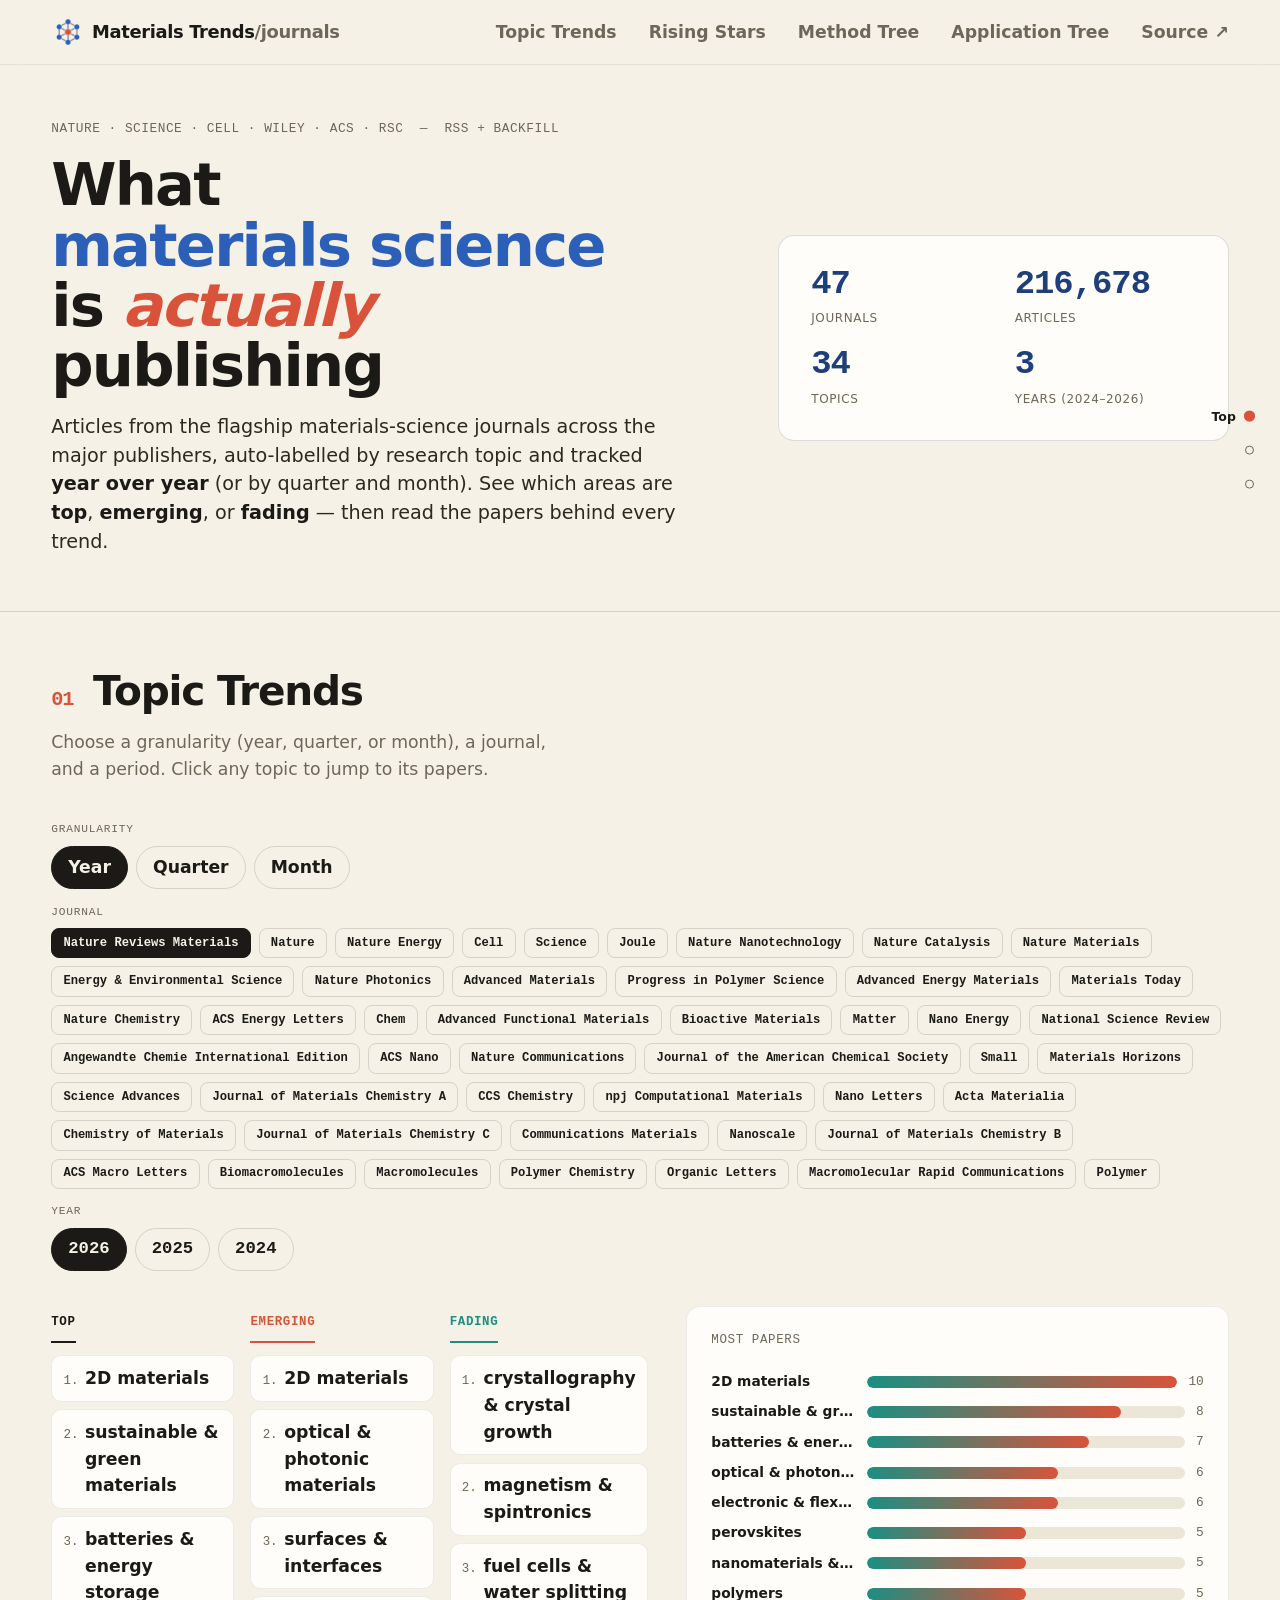
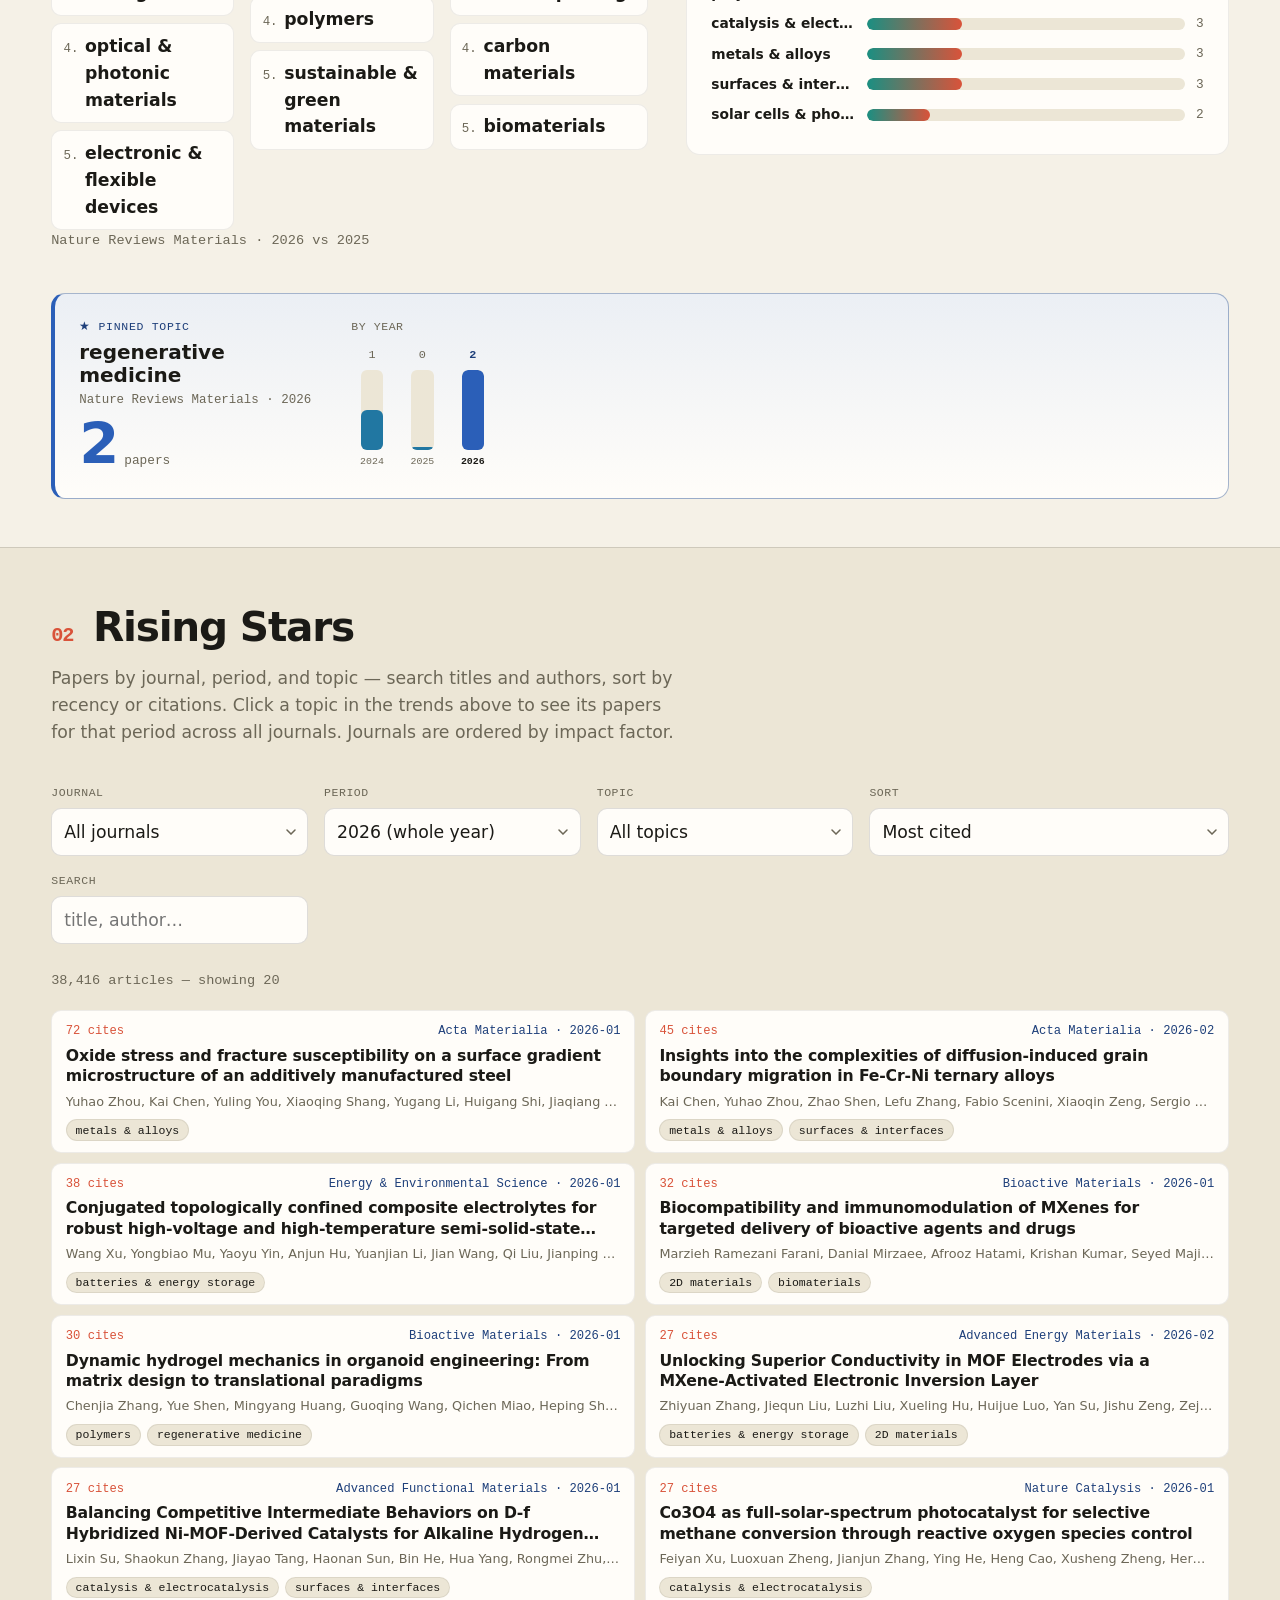
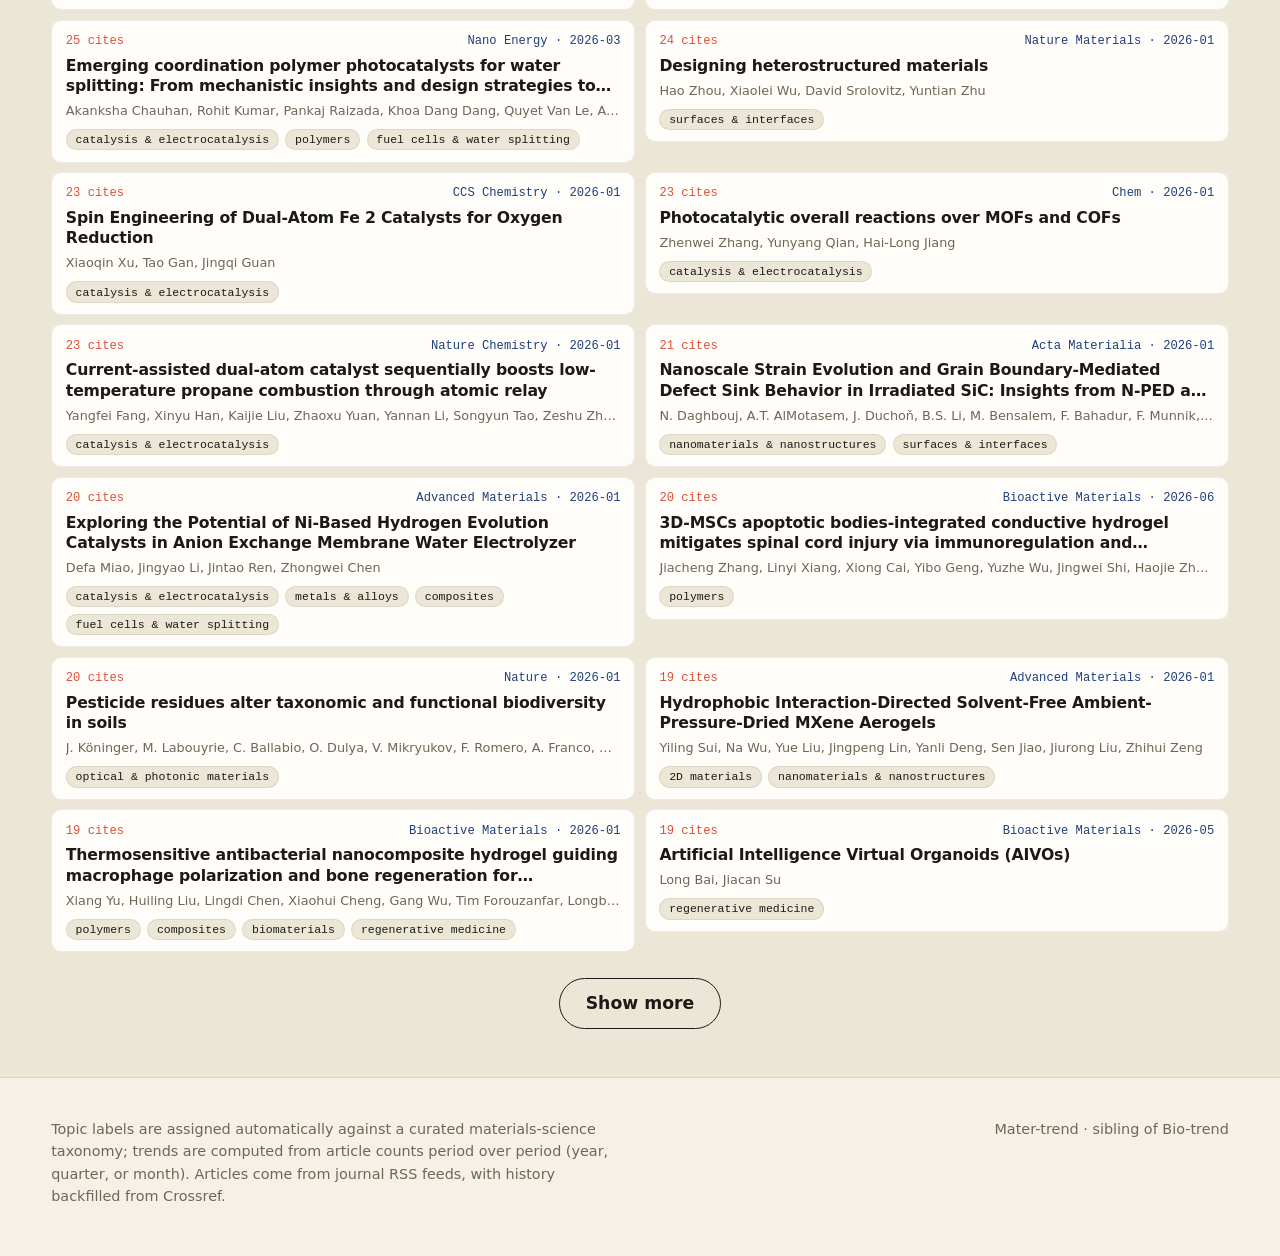
<file: docs/index.html>
<!DOCTYPE html>
<html lang="en">
<head>
  <meta charset="UTF-8" />
  <meta name="viewport" content="width=device-width, initial-scale=1.0" />
  <title>Materials Trends in Journals</title>
  <meta name="description" content="Top, emerging, and fading research topics across the flagship materials-science journals (Nature, Science, Cell Press, Wiley, ACS, RSC, Elsevier) — by year, quarter, or month, from RSS plus historical backfill." />
  <link rel="icon" type="image/png" href="favicon.png" />
  <link rel="apple-touch-icon" href="assets/logo.png" />
  <link rel="preload" href="data/manifest.json" as="fetch" crossorigin />
  <link rel="stylesheet" href="assets/style.css" />
</head>
<body>
  <header class="site-head">
    <div class="wrap site-head__inner">
      <a class="brand" href="#top">
        <img class="brand__logo" src="assets/logo.png" width="32" height="32" alt="" aria-hidden="true" />
        <span class="brand__text">Materials&nbsp;Trends<span class="brand__dim">/journals</span></span>
      </a>
      <nav class="nav" aria-label="Sections">
        <a href="#trends">Topic Trends</a>
        <a href="#browse">Rising Stars</a>
        <a href="methods.html">Method Tree</a>
        <a href="applications.html">Application Tree</a>
        <a class="nav__ext" href="https://github.com/charlesxu90/Mater-trends" rel="noopener">Source ↗</a>
      </nav>
    </div>
  </header>

  <nav class="sidenav" aria-label="Quick navigation">
    <a href="#top" data-target="top"><span class="sidenav__dot"></span><span class="sidenav__label">Top</span></a>
    <a href="#trends" data-target="trends"><span class="sidenav__dot"></span><span class="sidenav__label">Topic Trends</span></a>
    <a href="#browse" data-target="browse"><span class="sidenav__dot"></span><span class="sidenav__label">Rising Stars</span></a>
  </nav>

  <main id="top">
    <section class="hero" aria-labelledby="hero-h">
      <div class="wrap hero__inner">
        <div class="hero__text">
          <p class="eyebrow">Nature · Science · Cell · Wiley · ACS · RSC &nbsp;—&nbsp; RSS + backfill</p>
          <h1 id="hero-h" class="hero__title">
            What <span class="hero__hl">materials&nbsp;science</span><br />is <em>actually</em> publishing
          </h1>
          <p class="hero__lede">
            Articles from the flagship materials-science journals across the major
            publishers, auto-labelled by research topic and tracked <strong>year over year</strong>
            (or by quarter and month). See which areas are <strong>top</strong>,
            <strong>emerging</strong>, or <strong>fading</strong> — then read the papers
            behind every trend.
          </p>
        </div>
        <aside class="hero__panel" aria-label="Coverage at a glance">
          <div class="hero__stats" id="hero-stats" aria-live="polite"></div>
        </aside>
      </div>
    </section>

    <section class="section" id="trends" aria-labelledby="trends-h">
      <div class="wrap">
        <div class="section__head">
          <h2 id="trends-h" class="section__title"><span class="section__num">01</span> Topic Trends</h2>
          <p class="section__hint">Choose a granularity (year, quarter, or month), a journal, and a period. Click any topic to jump to its papers.</p>
        </div>
        <div class="picker" role="group" aria-label="Choose granularity, journal and period">
          <div class="picker__group">
            <span class="picker__label">Granularity</span>
            <div class="picker__row" id="bucket-pills"></div>
          </div>
          <div class="picker__group">
            <span class="picker__label">Journal</span>
            <div class="picker__row" id="group-pills"></div>
          </div>
          <div class="picker__group">
            <span class="picker__label" id="period-label">Period</span>
            <div class="picker__row picker__row--periods" id="period-pills"></div>
          </div>
        </div>
        <div id="trend-panel" class="trend-panel" aria-live="polite"></div>
        <section id="topic-highlight" class="highlight" aria-label="Pinned topic" aria-live="polite" hidden></section>
      </div>
    </section>

    <section class="section section--alt" id="browse" aria-labelledby="browse-h">
      <div class="wrap">
        <div class="section__head">
          <h2 id="browse-h" class="section__title"><span class="section__num">02</span> Rising Stars</h2>
          <p class="section__hint">Papers by journal, period, and topic — search titles and authors, sort by recency or citations. Click a topic in the trends above to see its papers for that period across all journals. Journals are ordered by impact factor.</p>
        </div>
        <form class="filters" id="filters" autocomplete="off" aria-label="Article filters">
          <label class="field">
            <span class="field__label">Journal</span>
            <select id="f-journal" class="field__input"><option value="">All journals</option></select>
          </label>
          <label class="field">
            <span class="field__label">Period</span>
            <select id="f-period" class="field__input"><option value="">All periods</option></select>
          </label>
          <label class="field">
            <span class="field__label">Topic</span>
            <select id="f-topic" class="field__input"><option value="">All topics</option></select>
          </label>
          <label class="field">
            <span class="field__label">Sort</span>
            <select id="f-sort" class="field__input">
              <option value="citations" selected>Most cited</option>
              <option value="recent">Most recent</option>
              <option value="rising">Rising (citation gain)</option>
            </select>
          </label>
          <label class="field field--grow">
            <span class="field__label">Search</span>
            <input id="f-search" class="field__input" type="search" placeholder="title, author…" />
          </label>
        </form>
        <p class="result-meta" id="result-meta" aria-live="polite"></p>
        <ol class="papers" id="papers"></ol>
        <div class="more" id="more-wrap" hidden>
          <button class="btn" id="more-btn" type="button">Show more</button>
        </div>
      </div>
    </section>
  </main>

  <footer class="site-foot">
    <div class="wrap site-foot__inner">
      <p>Topic labels are assigned automatically against a curated materials-science taxonomy; trends are computed from article counts period over period (year, quarter, or month). Articles come from journal RSS feeds, with history backfilled from Crossref.</p>
      <p class="site-foot__meta">Mater-trend · sibling of Bio-trend</p>
    </div>
  </footer>

  <script src="assets/app.js" defer></script>
</body>
</html>
</file>
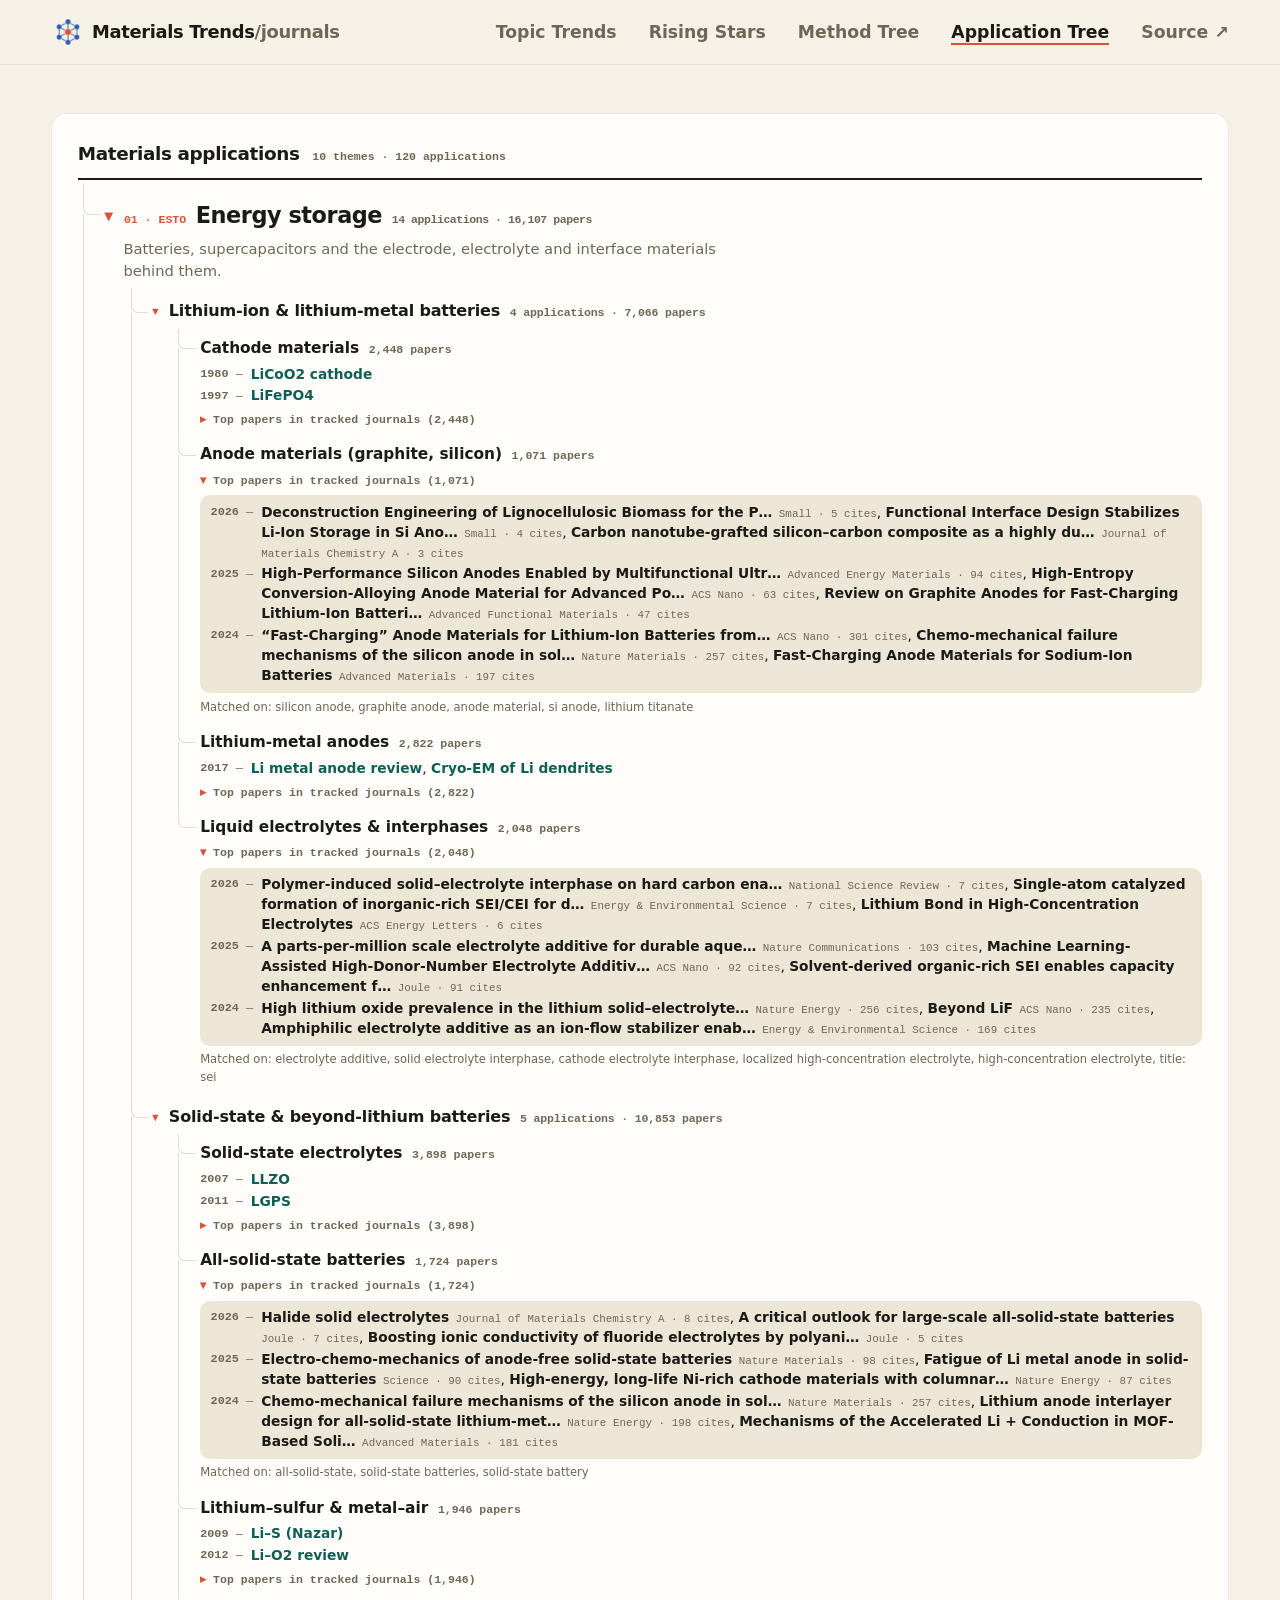
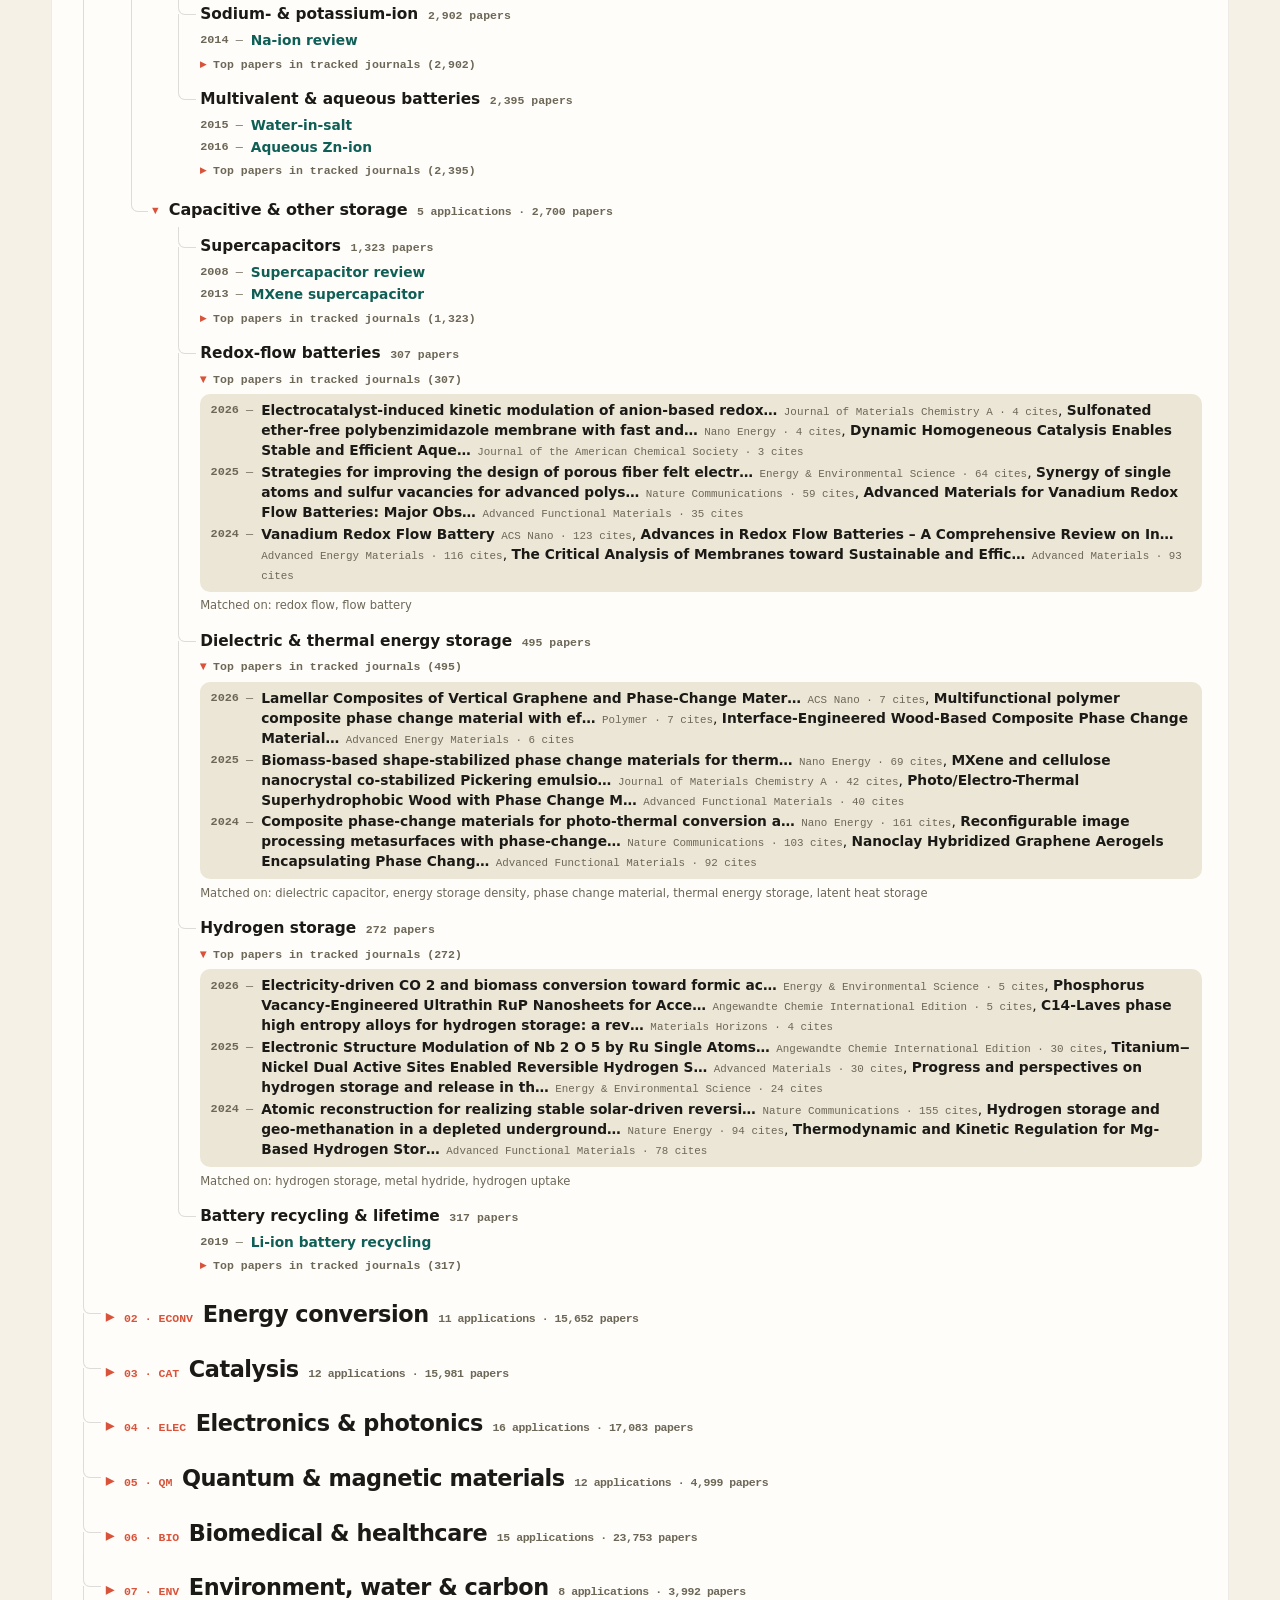
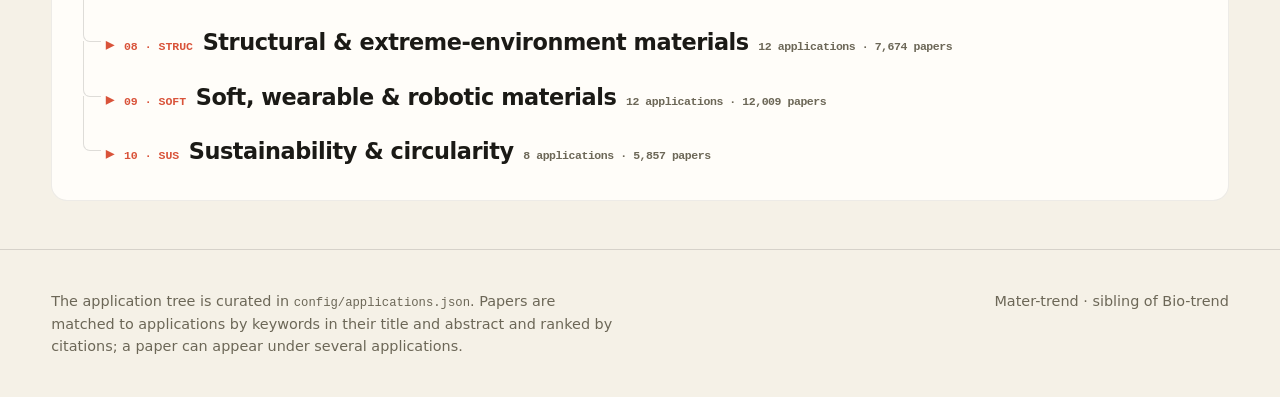
<file: docs/applications.html>
<!DOCTYPE html>
<html lang="en">
<head>
  <meta charset="UTF-8" />
  <meta name="viewport" content="width=device-width, initial-scale=1.0" />
  <title>Application Tree · Materials Trends in Journals</title>
  <meta name="description" content="A hierarchical map of what materials are for — energy storage and conversion, catalysis, electronics and photonics, quantum materials, biomedicine, environment, structural materials, soft robotics, and sustainability — with landmark papers and the top papers for each." />
  <link rel="icon" type="image/png" href="favicon.png" />
  <link rel="apple-touch-icon" href="assets/logo.png" />
  <link rel="preload" href="data/applications.json" as="fetch" crossorigin />
  <link rel="stylesheet" href="assets/style.css" />
</head>
<body data-tree="applications.json" data-root="Materials applications" data-top-unit="themes" data-leaf-unit="applications">
  <header class="site-head">
    <div class="wrap site-head__inner">
      <a class="brand" href="index.html">
        <img class="brand__logo" src="assets/logo.png" width="32" height="32" alt="" aria-hidden="true" />
        <span class="brand__text">Materials&nbsp;Trends<span class="brand__dim">/journals</span></span>
      </a>
      <nav class="nav" aria-label="Sections">
        <a href="index.html#trends">Topic Trends</a>
        <a href="index.html#browse">Rising Stars</a>
        <a href="methods.html">Method Tree</a>
        <a href="applications.html" aria-current="page">Application Tree</a>
        <a class="nav__ext" href="https://github.com/charlesxu90/Mater-trends" rel="noopener">Source ↗</a>
      </nav>
    </div>
  </header>

  <main id="top">
    <section class="section" aria-label="Application tree">
      <div class="wrap">
        <div class="tree-view" id="tree-view" aria-live="polite">
          <p class="loading">Loading application tree…</p>
        </div>
      </div>
    </section>

  </main>

  <footer class="site-foot">
    <div class="wrap site-foot__inner">
      <p>The application tree is curated in <code>config/applications.json</code>. Papers are matched to applications by keywords in their title and abstract and ranked by citations; a paper can appear under several applications.</p>
      <p class="site-foot__meta">Mater-trend · sibling of Bio-trend</p>
    </div>
  </footer>

  <script src="assets/methods.js" defer></script>
</body>
</html>
</file>
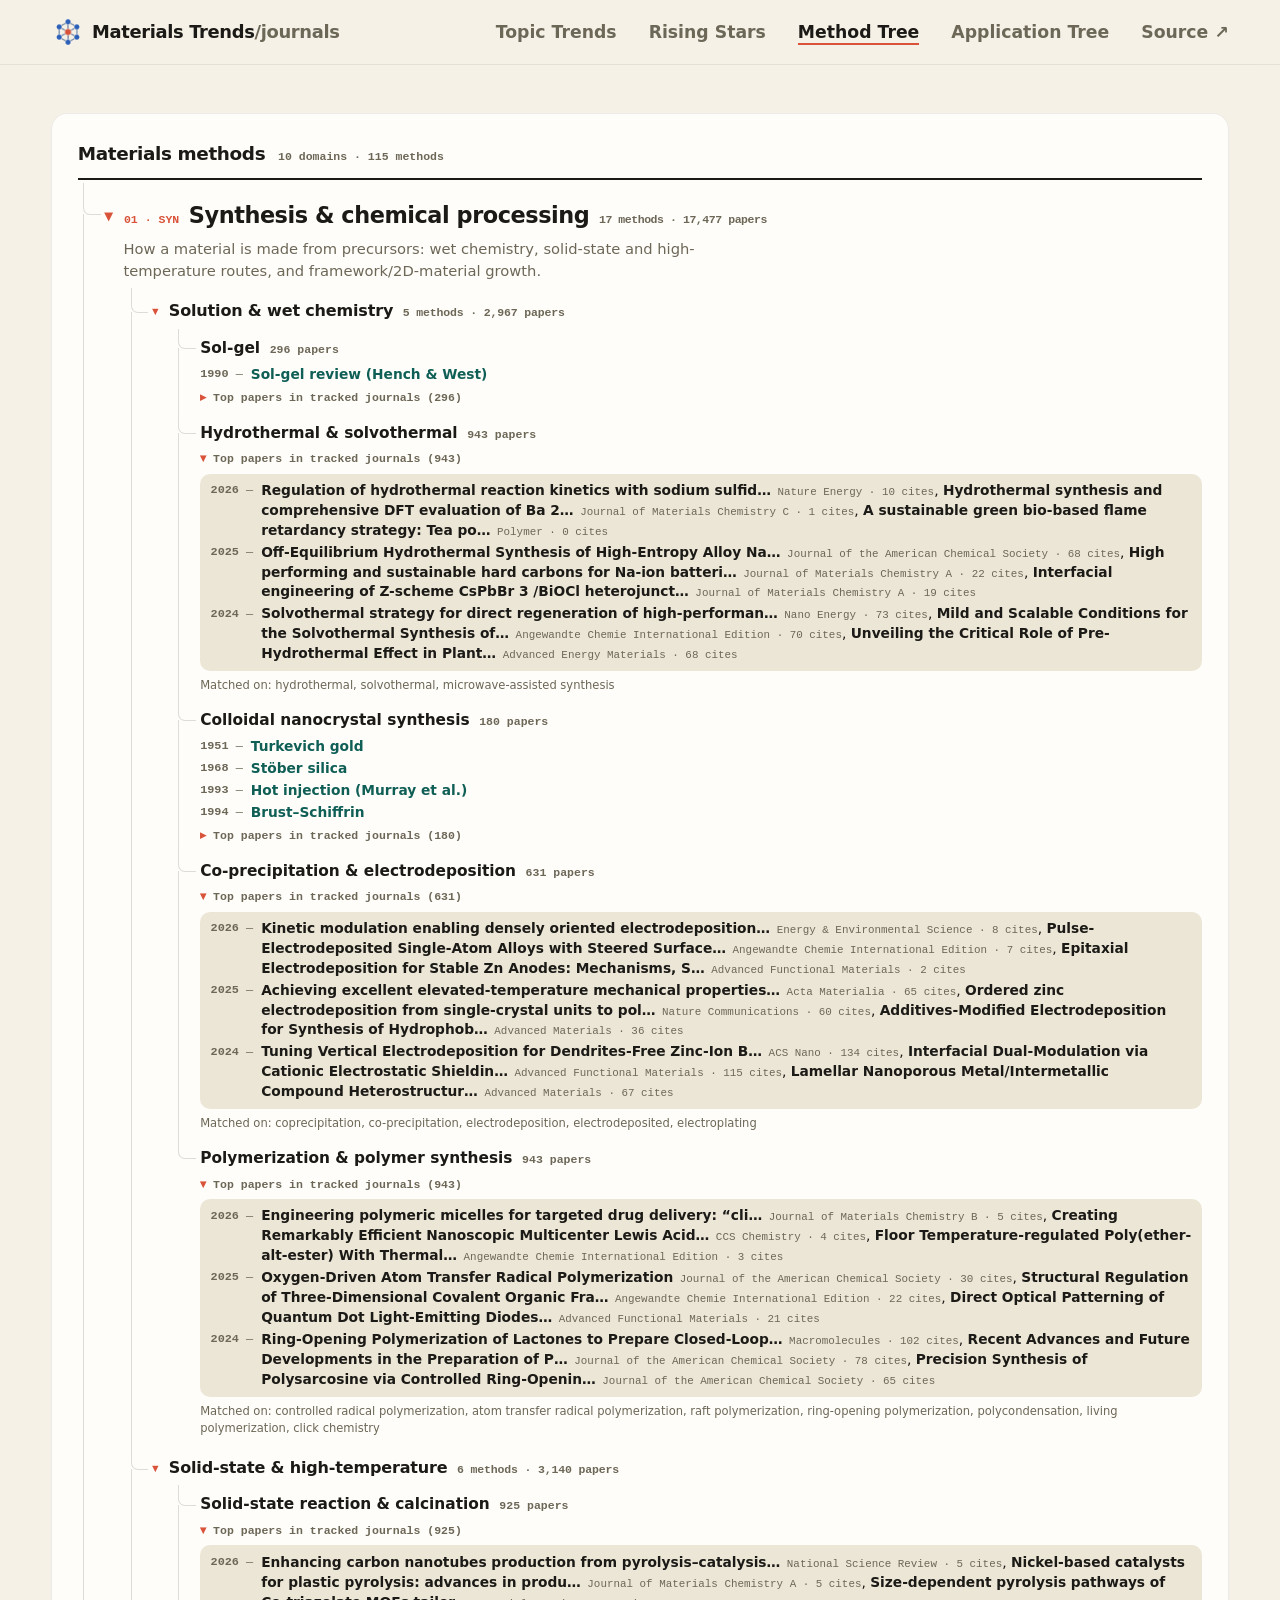
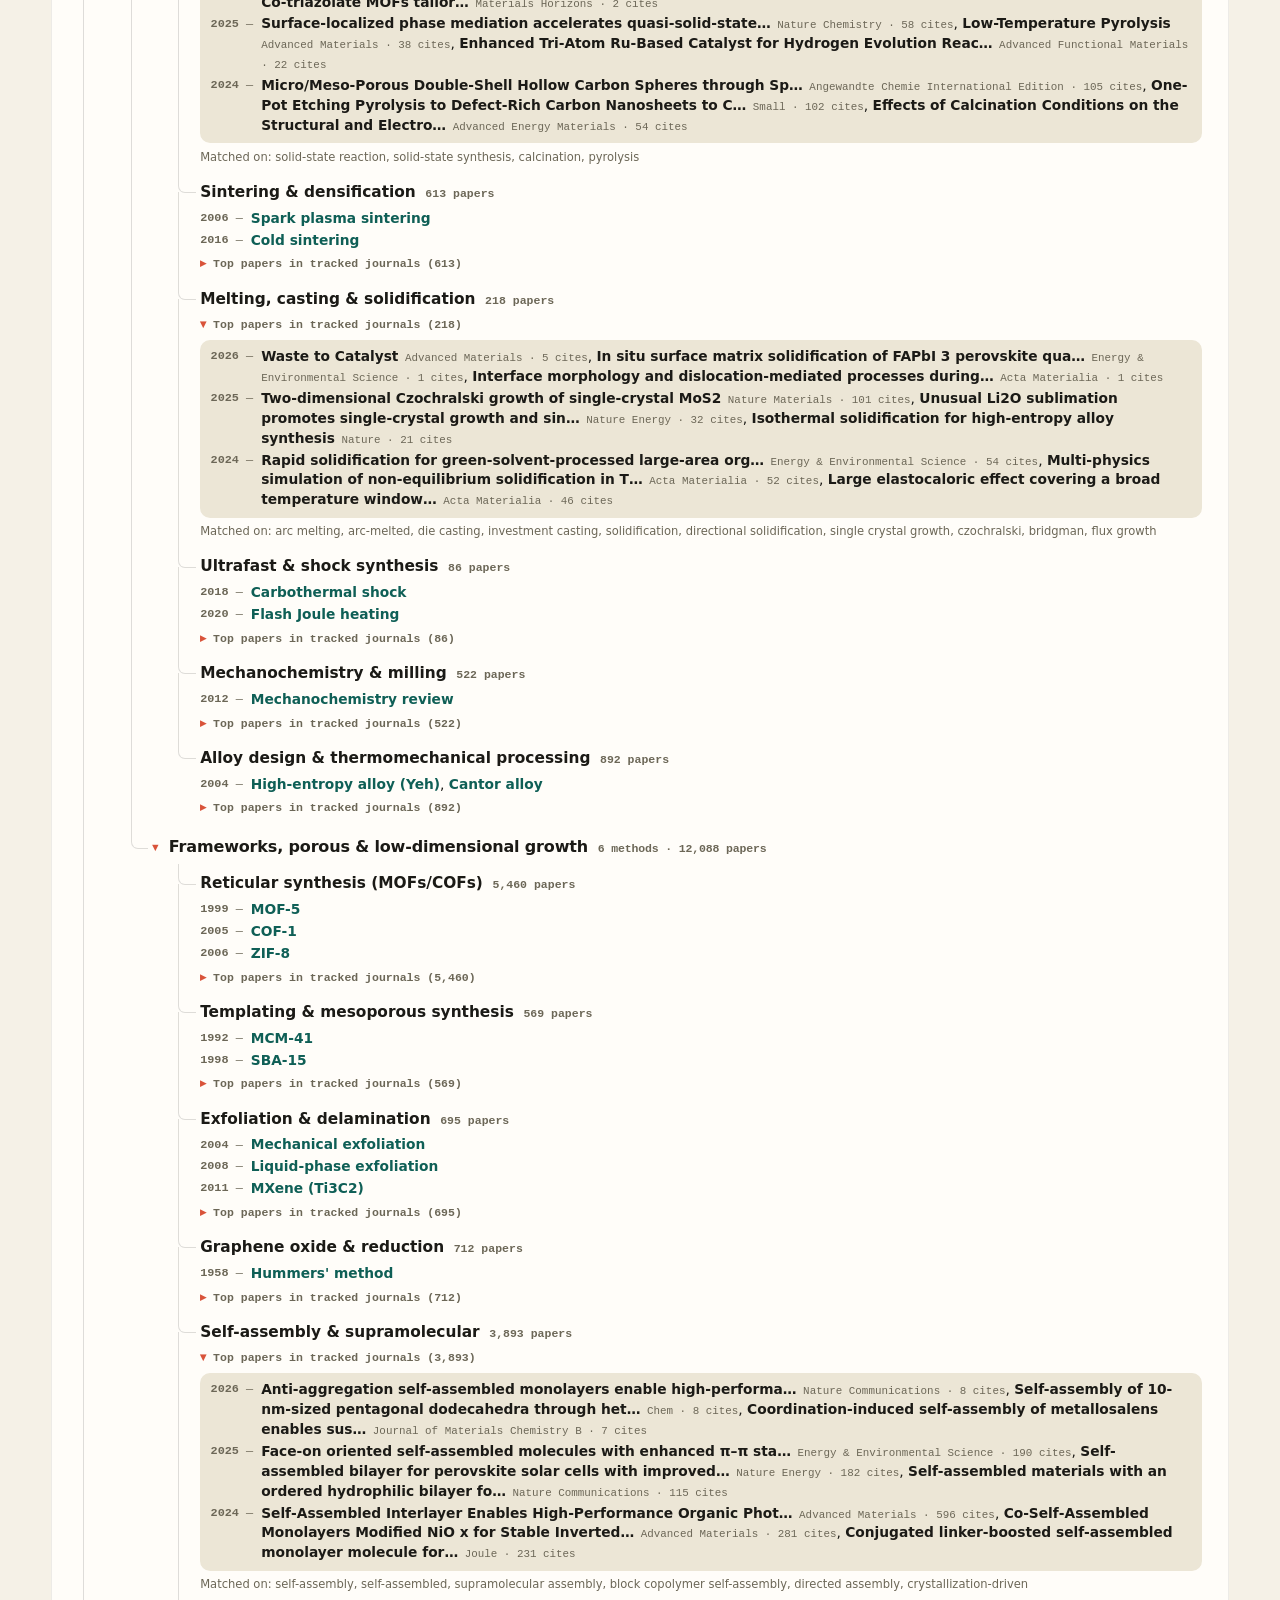
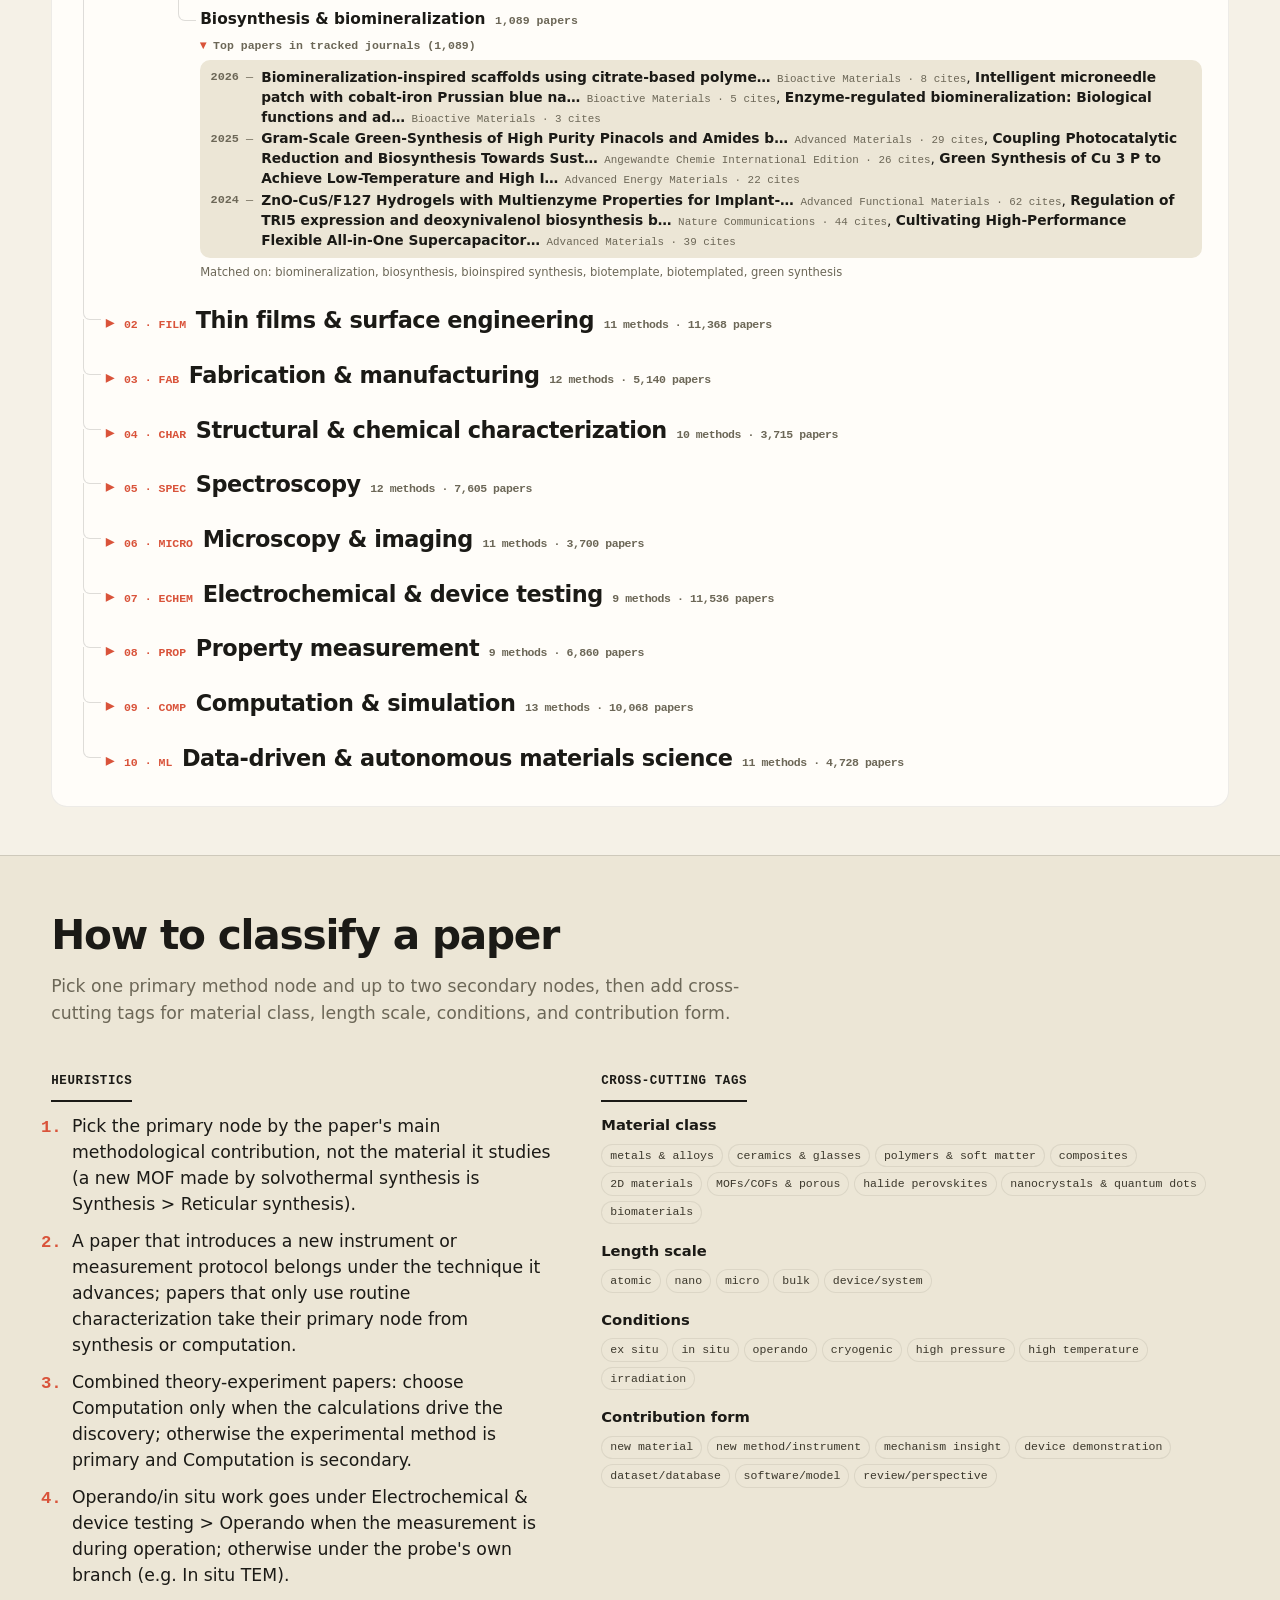
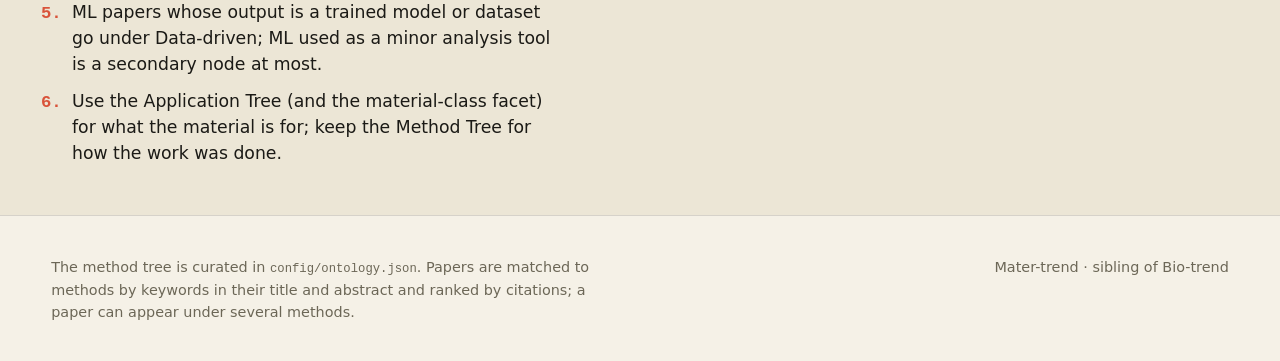
<file: docs/methods.html>
<!DOCTYPE html>
<html lang="en">
<head>
  <meta charset="UTF-8" />
  <meta name="viewport" content="width=device-width, initial-scale=1.0" />
  <title>Method Tree · Materials Trends in Journals</title>
  <meta name="description" content="A hierarchical map of materials-science methods — synthesis, thin films, fabrication, characterization, spectroscopy, microscopy, testing, computation, and data-driven discovery — with landmark papers and the top papers for each." />
  <link rel="icon" type="image/png" href="favicon.png" />
  <link rel="apple-touch-icon" href="assets/logo.png" />
  <link rel="preload" href="data/ontology.json" as="fetch" crossorigin />
  <link rel="stylesheet" href="assets/style.css" />
</head>
<body>
  <header class="site-head">
    <div class="wrap site-head__inner">
      <a class="brand" href="index.html">
        <img class="brand__logo" src="assets/logo.png" width="32" height="32" alt="" aria-hidden="true" />
        <span class="brand__text">Materials&nbsp;Trends<span class="brand__dim">/journals</span></span>
      </a>
      <nav class="nav" aria-label="Sections">
        <a href="index.html#trends">Topic Trends</a>
        <a href="index.html#browse">Rising Stars</a>
        <a href="methods.html" aria-current="page">Method Tree</a>
        <a href="applications.html">Application Tree</a>
        <a class="nav__ext" href="https://github.com/charlesxu90/Mater-trends" rel="noopener">Source ↗</a>
      </nav>
    </div>
  </header>

  <main id="top">
    <section class="section" aria-label="Method tree">
      <div class="wrap">
        <div class="tree-view" id="tree-view" aria-live="polite">
          <p class="loading">Loading method tree…</p>
        </div>
      </div>
    </section>

    <section class="section section--alt" id="guide" aria-labelledby="guide-h">
      <div class="wrap">
        <div class="section__head">
          <h2 id="guide-h" class="section__title">How to classify a paper</h2>
          <p class="section__hint">Pick one primary method node and up to two secondary nodes, then add cross-cutting tags for material class, length scale, conditions, and contribution form.</p>
        </div>
        <div class="guide">
          <div>
            <h3 class="col__h">Heuristics</h3>
            <ol class="guide__list" id="guide-heuristics"></ol>
          </div>
          <div>
            <h3 class="col__h">Cross-cutting tags</h3>
            <div class="facets" id="guide-facets"></div>
          </div>
        </div>
      </div>
    </section>
  </main>

  <footer class="site-foot">
    <div class="wrap site-foot__inner">
      <p>The method tree is curated in <code>config/ontology.json</code>. Papers are matched to methods by keywords in their title and abstract and ranked by citations; a paper can appear under several methods.</p>
      <p class="site-foot__meta">Mater-trend · sibling of Bio-trend</p>
    </div>
  </footer>

  <script src="assets/methods.js" defer></script>
</body>
</html>
</file>
<file: docs/assets/style.css>
/* Materials Trends — editorial / Swiss data-viz. Palette tuned to the lattice logo:
   cream paper, cobalt brand, coral = emerging/hot, teal = fading/cool. */

:root {
  --paper: #f5f1e7;
  --paper-2: #ece6d6;
  --card: #fffdf9;
  --ink: #1b1a16;
  --muted: #6c6757;
  --line: rgba(27, 26, 22, 0.14);
  --line-soft: rgba(27, 26, 22, 0.08);

  --accent: #d9533a;        /* emerging / hot (logo coral) */
  --accent-ink: #9a3826;
  --cool: #1a8f82;          /* fading / cool (logo teal) */
  --cool-ink: #0f5f56;
  --brand: #2b5fb8;         /* logo cobalt — materials highlight */
  --brand-ink: #1e3f7a;
  --top: #1b1a16;           /* top / established */

  --text-hero: clamp(2.2rem, 1.3rem + 3vw, 4rem);
  --text-h2: clamp(1.6rem, 1.1rem + 1.8vw, 2.6rem);
  --space-section: clamp(3.5rem, 2.5rem + 4vw, 7rem);

  --sans: "Inter", system-ui, -apple-system, "Segoe UI", Roboto, sans-serif;
  --mono: ui-monospace, "SF Mono", "JetBrains Mono", "Cascadia Code", Menlo, monospace;

  --dur: 240ms;
  --ease: cubic-bezier(0.16, 1, 0.3, 1);
}

* { box-sizing: border-box; }
html { scroll-behavior: smooth; }
@media (prefers-reduced-motion: reduce) {
  html { scroll-behavior: auto; }
  * { animation-duration: 0.001ms !important; transition-duration: 0.001ms !important; }
}

body {
  margin: 0;
  background: var(--paper);
  color: var(--ink);
  font-family: var(--sans);
  font-size: clamp(1rem, 0.96rem + 0.2vw, 1.08rem);
  line-height: 1.55;
  -webkit-font-smoothing: antialiased;
}
.wrap { width: min(1240px, 92vw); margin-inline: auto; }
a { color: inherit; }
em { font-style: italic; }
:focus-visible { outline: 2.5px solid var(--accent); outline-offset: 3px; border-radius: 2px; }

/* ---------- header ---------- */
.site-head {
  position: sticky; top: 0; z-index: 20;
  background: color-mix(in oklab, var(--paper) 86%, transparent);
  backdrop-filter: blur(10px);
  border-bottom: 1px solid var(--line-soft);
}
/* Fluid header: brand + nav sit on one line when there's room; as the viewport
   narrows the nav wraps below the brand (and its links wrap among themselves)
   instead of overflowing/clipping. */
.site-head__inner { display: flex; flex-wrap: wrap; align-items: center; justify-content: space-between; gap: 0.4rem 1rem; min-height: 64px; padding-block: 0.5rem; }
.brand { display: inline-flex; align-items: center; gap: 0.55ch; text-decoration: none; font-weight: 800; letter-spacing: -0.02em; font-size: 1.12rem; flex: 0 0 auto; }
.brand__logo { width: 1.9em; height: 1.9em; display: block; border-radius: 6px; }
.brand__dim { color: var(--muted); font-weight: 600; }
.nav { display: flex; flex-wrap: wrap; gap: 0.4rem clamp(0.9rem, 3vw, 2rem); align-items: center; justify-content: flex-end; font-weight: 600; }
.nav a { text-decoration: none; color: var(--muted); transition: color var(--dur) var(--ease); }
.nav a:hover { color: var(--ink); }
.nav__ext { color: var(--ink); }
/* phones: give the nav its own full-width line, left-aligned with tappable links */
@media (max-width: 640px) {
  .nav { flex-basis: 100%; justify-content: flex-start; gap: 0.35rem 1.25rem; }
  .nav a { padding: 0.3rem 0; }
}

/* ---------- hero ---------- */
.hero { padding: clamp(2.2rem, 1.4rem + 2.5vw, 4rem) 0; border-bottom: 1px solid var(--line); }
.hero__inner { display: grid; grid-template-columns: 1.5fr 1fr; gap: clamp(2rem, 4vw, 4.5rem); align-items: center; }
@media (max-width: 820px) { .hero__inner { grid-template-columns: 1fr; gap: 1.8rem; } }
.eyebrow { font-family: var(--mono); font-size: 0.8rem; letter-spacing: 0.04em; color: var(--muted); text-transform: uppercase; margin: 0 0 1rem; }
.hero__title { font-size: var(--text-hero); line-height: 1.02; letter-spacing: -0.03em; font-weight: 800; margin: 0 0 1rem; }
.hero__title em { color: var(--accent); margin-right: 0.22em; }
.hero__title .hero__hl { color: var(--brand); }
.hero__lede { font-size: clamp(1rem, 0.95rem + 0.35vw, 1.2rem); max-width: 52ch; color: #2c291f; margin: 0; line-height: 1.5; }
.hero__lede strong { color: var(--ink); }
.hero__panel { background: var(--card); border: 1px solid var(--line); border-radius: 16px; padding: clamp(1.3rem, 2.5vw, 2rem); }
.hero__stats { display: grid; grid-template-columns: 1fr 1fr; gap: 1.3rem 1.4rem; }
.stat { display: flex; flex-direction: column; }
.stat__num { font-family: var(--mono); font-size: clamp(1.5rem, 1rem + 1.4vw, 2.2rem); font-weight: 700; line-height: 1; letter-spacing: -0.03em; color: var(--brand-ink); }
.stat__label { font-size: 0.75rem; color: var(--muted); text-transform: uppercase; letter-spacing: 0.05em; margin-top: 0.45rem; }

/* ---------- sections ---------- */
.section { padding: clamp(2rem, 1.4rem + 2vw, 3.5rem) 0; }
.section--alt { background: var(--paper-2); border-top: 1px solid var(--line); }
.section__head { margin-bottom: clamp(1.6rem, 3vw, 2.8rem); }
.section__title { font-size: var(--text-h2); letter-spacing: -0.03em; font-weight: 800; margin: 0 0 0.4rem; display: flex; align-items: baseline; gap: 0.7ch; }
.section__num { font-family: var(--mono); font-size: 0.5em; color: var(--accent); font-weight: 700; }
.section__hint { color: var(--muted); margin: 0; max-width: 64ch; text-wrap: balance; }

/* ---------- picker (pills) ---------- */
.picker { display: flex; flex-direction: column; gap: 0.9rem; margin-bottom: 2.2rem; }
.picker__group { display: flex; flex-direction: column; gap: 0.45rem; }
.picker__label { font-family: var(--mono); font-size: 0.7rem; letter-spacing: 0.07em; text-transform: uppercase; color: var(--muted); }
.picker__row { display: flex; flex-wrap: wrap; gap: 0.5rem; }
.pill {
  font: inherit; font-weight: 700; cursor: pointer;
  border: 1px solid var(--line); background: transparent; color: var(--ink);
  padding: 0.45rem 1rem; border-radius: 999px;
  transition: background var(--dur) var(--ease), color var(--dur) var(--ease), border-color var(--dur) var(--ease), transform var(--dur) var(--ease);
}
.pill:hover { border-color: var(--ink); transform: translateY(-1px); }
.pill[aria-pressed="true"] { background: var(--ink); color: var(--paper); border-color: var(--ink); }
/* many journals -> compact mono "cards" */
.pill--journal { font-family: var(--mono); font-weight: 600; font-size: 0.76rem; padding: 0.3rem 0.7rem; border-radius: 8px; }
.picker__row--periods .pill { font-family: var(--mono); font-weight: 600; }

/* ---------- trend panel (cols + chart) ---------- */
.trend-panel { display: grid; grid-template-columns: 1.1fr 1fr; gap: clamp(1.2rem, 3vw, 2.4rem); align-items: start; }
@media (max-width: 860px) { .trend-panel { grid-template-columns: 1fr; } }
.cols { display: grid; grid-template-columns: repeat(3, 1fr); gap: 1rem; }
@media (max-width: 560px) { .cols { grid-template-columns: 1fr; } }
.col__h { font-family: var(--mono); font-size: 0.78rem; text-transform: uppercase; letter-spacing: 0.05em; margin: 0 0 0.8rem; padding-bottom: 0.5rem; border-bottom: 2px solid currentColor; display: inline-block; }
.col--top .col__h { color: var(--top); }
.col--emerging .col__h { color: var(--accent); }
.col--fading .col__h { color: var(--cool); }
.rank { list-style: none; margin: 0; padding: 0; display: flex; flex-direction: column; gap: 0.45rem; counter-reset: r; }
.rank li { counter-increment: r; }
.chip {
  display: flex; align-items: baseline; gap: 0.6ch; width: 100%; text-align: left;
  font: inherit; cursor: pointer; background: var(--card); color: var(--ink);
  border: 1px solid var(--line-soft); border-radius: 10px; padding: 0.55rem 0.7rem;
  transition: border-color var(--dur) var(--ease), transform var(--dur) var(--ease), box-shadow var(--dur) var(--ease);
}
.chip:hover { transform: translateY(-2px); border-color: var(--line); box-shadow: 0 8px 22px -16px rgba(0,0,0,0.5); }
.chip__rank { font-family: var(--mono); font-size: 0.78rem; color: var(--muted); }
.chip__rank::before { content: counter(r) ". "; }
.chip__name { font-weight: 650; }
.col--emerging .chip:hover { border-color: var(--accent); }
.col--fading .chip:hover { border-color: var(--cool); }

.chart { background: var(--card); border: 1px solid var(--line-soft); border-radius: 14px; padding: clamp(1rem, 2vw, 1.5rem); }
.chart__h { font-family: var(--mono); font-size: 0.78rem; text-transform: uppercase; letter-spacing: 0.05em; color: var(--muted); margin: 0 0 1rem; }
.bar { display: grid; grid-template-columns: 9rem 1fr auto; align-items: center; gap: 0.7rem; padding: 0.28rem 0; cursor: pointer; width: 100%; border: 0; background: none; font: inherit; color: inherit; text-align: left; }
.bar__name { font-size: 0.86rem; font-weight: 600; white-space: nowrap; overflow: hidden; text-overflow: ellipsis; }
.bar__track { height: 12px; background: var(--paper-2); border-radius: 999px; overflow: hidden; }
.bar__fill { height: 100%; background: linear-gradient(90deg, var(--cool), var(--accent)); border-radius: 999px; transform-origin: left; animation: grow var(--dur) var(--ease); }
@keyframes grow { from { transform: scaleX(0.02); } }
.bar__val { font-family: var(--mono); font-size: 0.8rem; color: var(--muted); }
.bar:hover .bar__name { color: var(--accent); }

.empty { color: var(--muted); font-style: italic; padding: 1rem 0; }

/* ---------- pinned topic highlight ---------- */
.highlight {
  margin-top: 1.4rem;
  display: grid; grid-template-columns: minmax(11rem, 15rem) 1fr; gap: clamp(1rem, 2.5vw, 2rem);
  align-items: stretch;
  background: linear-gradient(180deg, color-mix(in oklab, var(--brand) 9%, var(--card)), var(--card));
  border: 1px solid color-mix(in oklab, var(--brand) 32%, var(--line));
  border-left: 4px solid var(--brand);
  border-radius: 14px; padding: clamp(1rem, 2vw, 1.5rem);
}
.highlight[hidden] { display: none; }
@media (max-width: 760px) { .highlight { grid-template-columns: 1fr; } }

.highlight__lead { display: flex; flex-direction: column; gap: 0.15rem; min-width: 0; }
.highlight__pin { font-family: var(--mono); font-size: 0.72rem; text-transform: uppercase; letter-spacing: 0.06em; color: var(--brand-ink); margin: 0; }
.highlight__name { align-self: flex-start; font: inherit; font-size: 1.25rem; font-weight: 750; line-height: 1.15; color: var(--ink); background: none; border: 0; padding: 0.2rem 0 0; cursor: pointer; text-align: left; transition: color var(--dur) var(--ease); }
.highlight__name:hover { color: var(--brand); }
.highlight__scope { font-family: var(--mono); font-size: 0.78rem; color: var(--muted); margin: 0.1rem 0 0; }
.highlight__count { margin: auto 0 0; display: flex; align-items: baseline; gap: 0.45ch; }
.highlight__num { font-size: clamp(2.4rem, 1.5rem + 3vw, 3.6rem); font-weight: 800; line-height: 1; color: var(--brand); font-variant-numeric: tabular-nums; }
.highlight__unit { font-family: var(--mono); font-size: 0.8rem; color: var(--muted); }

.highlight__series { min-width: 0; display: flex; flex-direction: column; gap: 0.6rem; }
.highlight__series-h { font-family: var(--mono); font-size: 0.72rem; text-transform: uppercase; letter-spacing: 0.05em; color: var(--muted); margin: 0; }
.highlight__bars { display: flex; align-items: flex-end; gap: 0.55rem; overflow-x: auto; padding-bottom: 0.2rem; min-height: 7.2rem; }
.hbar { flex: 0 0 auto; display: flex; flex-direction: column; align-items: center; gap: 0.3rem; width: 2.6rem; border: 0; background: none; font: inherit; color: inherit; cursor: pointer; }
.hbar__track { height: 5rem; width: 1.4rem; display: flex; align-items: flex-end; background: var(--paper-2); border-radius: 6px; overflow: hidden; }
.hbar__fill { width: 100%; background: color-mix(in oklab, var(--brand) 55%, var(--cool)); border-radius: 6px 6px 0 0; transition: height var(--dur) var(--ease); }
.hbar--active .hbar__fill { background: var(--brand); }
.hbar__val { font-family: var(--mono); font-size: 0.74rem; color: var(--muted); font-variant-numeric: tabular-nums; }
.hbar--active .hbar__val { color: var(--brand-ink); font-weight: 700; }
.hbar__lbl { font-family: var(--mono); font-size: 0.62rem; color: var(--muted); white-space: nowrap; }
.hbar--active .hbar__lbl { color: var(--ink); font-weight: 700; }
.hbar:hover .hbar__fill { filter: brightness(1.08); }

/* ---------- filters ---------- */
.filters { display: grid; grid-template-columns: repeat(3, minmax(0,1fr)) 1.4fr; gap: 1rem; margin-bottom: 1.6rem; }
@media (max-width: 760px) { .filters { grid-template-columns: 1fr 1fr; } .field--grow { grid-column: 1 / -1; } }
.field { display: flex; flex-direction: column; gap: 0.4rem; min-width: 0; }
.field__label { font-family: var(--mono); font-size: 0.72rem; text-transform: uppercase; letter-spacing: 0.05em; color: var(--muted); }
.field__input { font: inherit; width: 100%; padding: 0.6rem 0.75rem; border: 1px solid var(--line); border-radius: 10px; background: var(--card); color: var(--ink); transition: border-color var(--dur) var(--ease), box-shadow var(--dur) var(--ease); }
.field__input:hover { border-color: var(--ink); }
.field__input:focus-visible { outline: none; border-color: var(--accent); box-shadow: 0 0 0 3px color-mix(in oklab, var(--accent) 22%, transparent); }
select.field__input { cursor: pointer; appearance: none; -webkit-appearance: none;
  background-image: url("data:image/svg+xml,%3Csvg width='10' height='6' xmlns='http://www.w3.org/2000/svg'%3E%3Cpath d='M1 1l4 4 4-4' stroke='%236c6757' stroke-width='1.5' fill='none' stroke-linecap='round'/%3E%3C/svg%3E");
  background-repeat: no-repeat; background-position: right 0.7rem center; padding-right: 1.9rem;
}

.result-meta { font-family: var(--mono); font-size: 0.85rem; color: var(--muted); margin: 0 0 1.2rem; }

/* ---------- paper cards ---------- */
.papers { list-style: none; margin: 0; padding: 0; display: grid; gap: 0.6rem; align-items: start; grid-template-columns: repeat(auto-fill, minmax(min(100%, 32rem), 1fr)); }
.paper { background: var(--card); border: 1px solid var(--line-soft); border-radius: 10px; padding: 0.7rem 0.85rem; transition: border-color var(--dur) var(--ease), box-shadow var(--dur) var(--ease); }
.paper:hover { border-color: var(--line); box-shadow: 0 12px 30px -22px rgba(0,0,0,0.55); }
/* row 1: venue */
.paper__head { display: flex; justify-content: space-between; align-items: baseline; gap: 0.6rem; margin: 0 0 0.3rem; }
.paper__cites { font-family: var(--mono); font-size: 0.76rem; color: var(--accent); white-space: nowrap; }
.paper__venue { font-family: var(--mono); font-size: 0.76rem; color: var(--brand-ink); text-align: right; }
/* row 2: full-width title, max two lines + ellipsis */
.paper__title {
  font-size: 0.98rem; font-weight: 700; letter-spacing: -0.01em; margin: 0; line-height: 1.3;
  display: -webkit-box; -webkit-line-clamp: 2; line-clamp: 2; -webkit-box-orient: vertical; overflow: hidden;
}
.paper__title a { color: inherit; text-decoration: none; }
.paper__title a:hover { color: var(--accent); }
/* single line; always reserves one line of height (empty when no authors) */
.paper__authors { color: var(--muted); font-size: 0.8rem; margin: 0.3rem 0 0; min-height: 1.2em; white-space: nowrap; overflow: hidden; text-overflow: ellipsis; }
.tags { display: flex; flex-wrap: wrap; gap: 0.4rem; align-items: center; margin-top: 0.5rem; }
.tag { font-family: var(--mono); font-size: 0.72rem; padding: 0.2rem 0.55rem; border-radius: 999px; background: var(--paper-2); border: 1px solid var(--line-soft); cursor: pointer; color: inherit; transition: background var(--dur) var(--ease), color var(--dur) var(--ease); }
.tag:hover { background: var(--ink); color: var(--paper); }

.more { text-align: center; margin-top: 1.6rem; }
.btn { font: inherit; font-weight: 700; cursor: pointer; padding: 0.7rem 1.6rem; border-radius: 999px; border: 1px solid var(--ink); background: transparent; color: var(--ink); transition: background var(--dur) var(--ease), color var(--dur) var(--ease); }
.btn:hover { background: var(--ink); color: var(--paper); }
.loading { color: var(--muted); font-family: var(--mono); font-size: 0.85rem; padding: 2rem 0; }

/* ---------- footer ---------- */
.site-foot { border-top: 1px solid var(--line); padding: 2.5rem 0; }
.site-foot__inner { display: flex; flex-wrap: wrap; gap: 1rem; justify-content: space-between; color: var(--muted); font-size: 0.9rem; }
.site-foot__inner p { margin: 0; max-width: 62ch; }
.site-foot a { color: var(--ink); }

/* ---------- right-side fast nav (scroll-spy) ---------- */
.sidenav { position: fixed; right: clamp(0.8rem, 2vw, 2rem); top: 50%; transform: translateY(-50%); z-index: 30; display: flex; flex-direction: column; gap: 0.9rem; }
.sidenav a { display: flex; align-items: center; gap: 0.6rem; text-decoration: none; color: var(--muted); flex-direction: row-reverse; }
.sidenav__dot { width: 9px; height: 9px; border-radius: 50%; border: 1.5px solid var(--muted); background: transparent; transition: background var(--dur) var(--ease), border-color var(--dur) var(--ease), transform var(--dur) var(--ease); flex: none; }
.sidenav__label { font-size: 0.78rem; font-weight: 600; opacity: 0; transform: translateX(6px); transition: opacity var(--dur) var(--ease), transform var(--dur) var(--ease); white-space: nowrap; }
.sidenav a:hover .sidenav__label, .sidenav a:focus-visible .sidenav__label { opacity: 1; transform: translateX(0); }
.sidenav a:hover .sidenav__dot { border-color: var(--ink); }
.sidenav a.active .sidenav__dot { background: var(--accent); border-color: var(--accent); transform: scale(1.25); }
.sidenav a.active .sidenav__label { opacity: 1; transform: translateX(0); color: var(--ink); }
@media (max-width: 1100px) { .sidenav { display: none; } }


/* ---------- method tree page ---------- */
.nav a[aria-current="page"] { color: var(--ink); box-shadow: inset 0 -2px 0 var(--accent); }
.site-foot code { font-family: var(--mono); font-size: 0.85em; }


/* method tree: one hierarchy, domain -> family -> task */
.otree { background: var(--card); border: 1px solid var(--line-soft); border-radius: 16px; padding: clamp(1rem, 2.5vw, 1.6rem); }
.otree__root { display: flex; flex-wrap: wrap; align-items: baseline; gap: 0.3rem 0.8rem; padding-bottom: 0.6rem; margin-bottom: 0.2rem; border-bottom: 2px solid var(--ink); }
.otree__root-name { margin: 0; font-weight: 800; font-size: 1.15rem; letter-spacing: -0.02em; }
.count { font-family: var(--mono); font-size: 0.72rem; font-weight: 600; color: var(--muted); white-space: nowrap; }

/* elbow connectors: each node draws its own ┗ to its row, plus a vertical
   rail down to the next sibling (hidden on the last child). */
.tree__list { list-style: none; margin: 0; padding: 0 0 0 0.35rem; }
.tree__list .tree__list { padding-left: 1.55rem; }
.node { position: relative; padding-left: 1.4rem; --elbow: 1.3rem; }
.node::before {
  content: ""; position: absolute; left: 0; top: 0; width: 1.05rem; height: var(--elbow);
  border-left: 1.5px solid var(--line); border-bottom: 1.5px solid var(--line); border-bottom-left-radius: 7px;
}
.node::after { content: ""; position: absolute; left: 0; top: var(--elbow); bottom: 0; border-left: 1.5px solid var(--line); }
.node:last-child::after { display: none; }
.node--domain { --elbow: 1.95rem; scroll-margin-top: 80px; }
.node--family { --elbow: 1.5rem; }
.node--task { --elbow: 1.2rem; }

.node__sum {
  display: flex; flex-wrap: wrap; align-items: baseline; gap: 0.2rem 0.6rem; cursor: pointer; list-style: none;
  padding: 0.7rem 0 0.3rem; font-weight: 750; font-size: 1rem; letter-spacing: -0.01em;
}
.node__sum::-webkit-details-marker { display: none; }
.node__sum::before { content: "▸"; color: var(--accent); font-size: 0.8em; transition: transform var(--dur) var(--ease); }
details[open] > .node__sum::before { transform: rotate(90deg); }
.node__sum:hover .node__name { color: var(--accent-ink); }
.node__sum--domain { font-size: clamp(1.12rem, 1rem + 0.5vw, 1.4rem); font-weight: 800; letter-spacing: -0.02em; padding-top: 0.95rem; }
.node__code { font-family: var(--mono); font-size: 0.72rem; font-weight: 700; color: var(--accent); letter-spacing: 0; }
.node__summary { margin: 0 0 0.3rem 1.1rem; color: var(--muted); max-width: 64ch; font-size: 0.92rem; text-wrap: pretty; }

.task { padding: 0.5rem 0 0.4rem; }
.task__head { display: flex; flex-wrap: wrap; align-items: baseline; gap: 0.2rem 0.6rem; }
.task__name { font-weight: 650; font-size: 0.96rem; }

/* "Year — item, item" rows */
.years { display: grid; grid-template-columns: max-content 1fr; gap: 0.12rem 0.5rem; margin: 0.25rem 0 0; font-size: 0.86rem; line-height: 1.45; }
.years__y { font-family: var(--mono); font-size: 0.74rem; font-weight: 700; color: var(--muted); padding-top: 0.08rem; white-space: nowrap; }
.years__y::after { content: " —"; font-weight: 400; }
.years__items { margin: 0; }
.method { color: var(--cool-ink); font-weight: 650; text-decoration: none; }
.method:hover { color: var(--accent); text-decoration: underline; }

.corpus { margin-top: 0.3rem; }
.corpus__sum { cursor: pointer; list-style: none; font-family: var(--mono); font-size: 0.72rem; font-weight: 600; color: var(--muted); }
.corpus__sum::-webkit-details-marker { display: none; }
.corpus__sum::before { content: "▸ "; color: var(--accent); }
.corpus[open] > .corpus__sum::before { content: "▾ "; }
.corpus__sum:hover { color: var(--ink); }
.corpus .years { margin-top: 0.35rem; padding: 0.45rem 0.65rem; background: var(--paper-2); border-radius: 10px; }
.paper-ref a { color: var(--ink); font-weight: 560; text-decoration: none; }
.paper-ref a:hover { color: var(--accent); text-decoration: underline; }
.paper-ref__meta { font-family: var(--mono); font-size: 0.68rem; color: var(--muted); }
.corpus__kw { margin: 0.35rem 0 0; font-size: 0.72rem; color: var(--muted); }

/* classification guide */
.guide { display: grid; grid-template-columns: 1fr 1.25fr; gap: clamp(1.4rem, 4vw, 3rem); align-items: start; }
@media (max-width: 860px) { .guide { grid-template-columns: 1fr; } }
.guide__list { margin: 0; padding-left: 1.3rem; display: flex; flex-direction: column; gap: 0.7rem; line-height: 1.5; }
.guide__list li::marker { font-family: var(--mono); font-weight: 700; color: var(--accent); }
.facets { display: flex; flex-direction: column; gap: 1rem; }
.facet__name { font-size: 0.92rem; font-weight: 750; margin: 0 0 0.4rem; }
.facet__tags { display: flex; flex-wrap: wrap; gap: 0.3rem; margin: 0; }
.tag-chip {
  font-family: var(--mono); font-size: 0.72rem; padding: 0.12rem 0.5rem; border-radius: 999px;
  background: var(--paper-2); border: 1px solid var(--line-soft); color: #3b372b;
}
@media (max-width: 560px) {
  .tree__list .tree__list { padding-left: 0.5rem; }
  .node { padding-left: 1.1rem; }
  .node::before { width: 0.8rem; }
}
</file>
